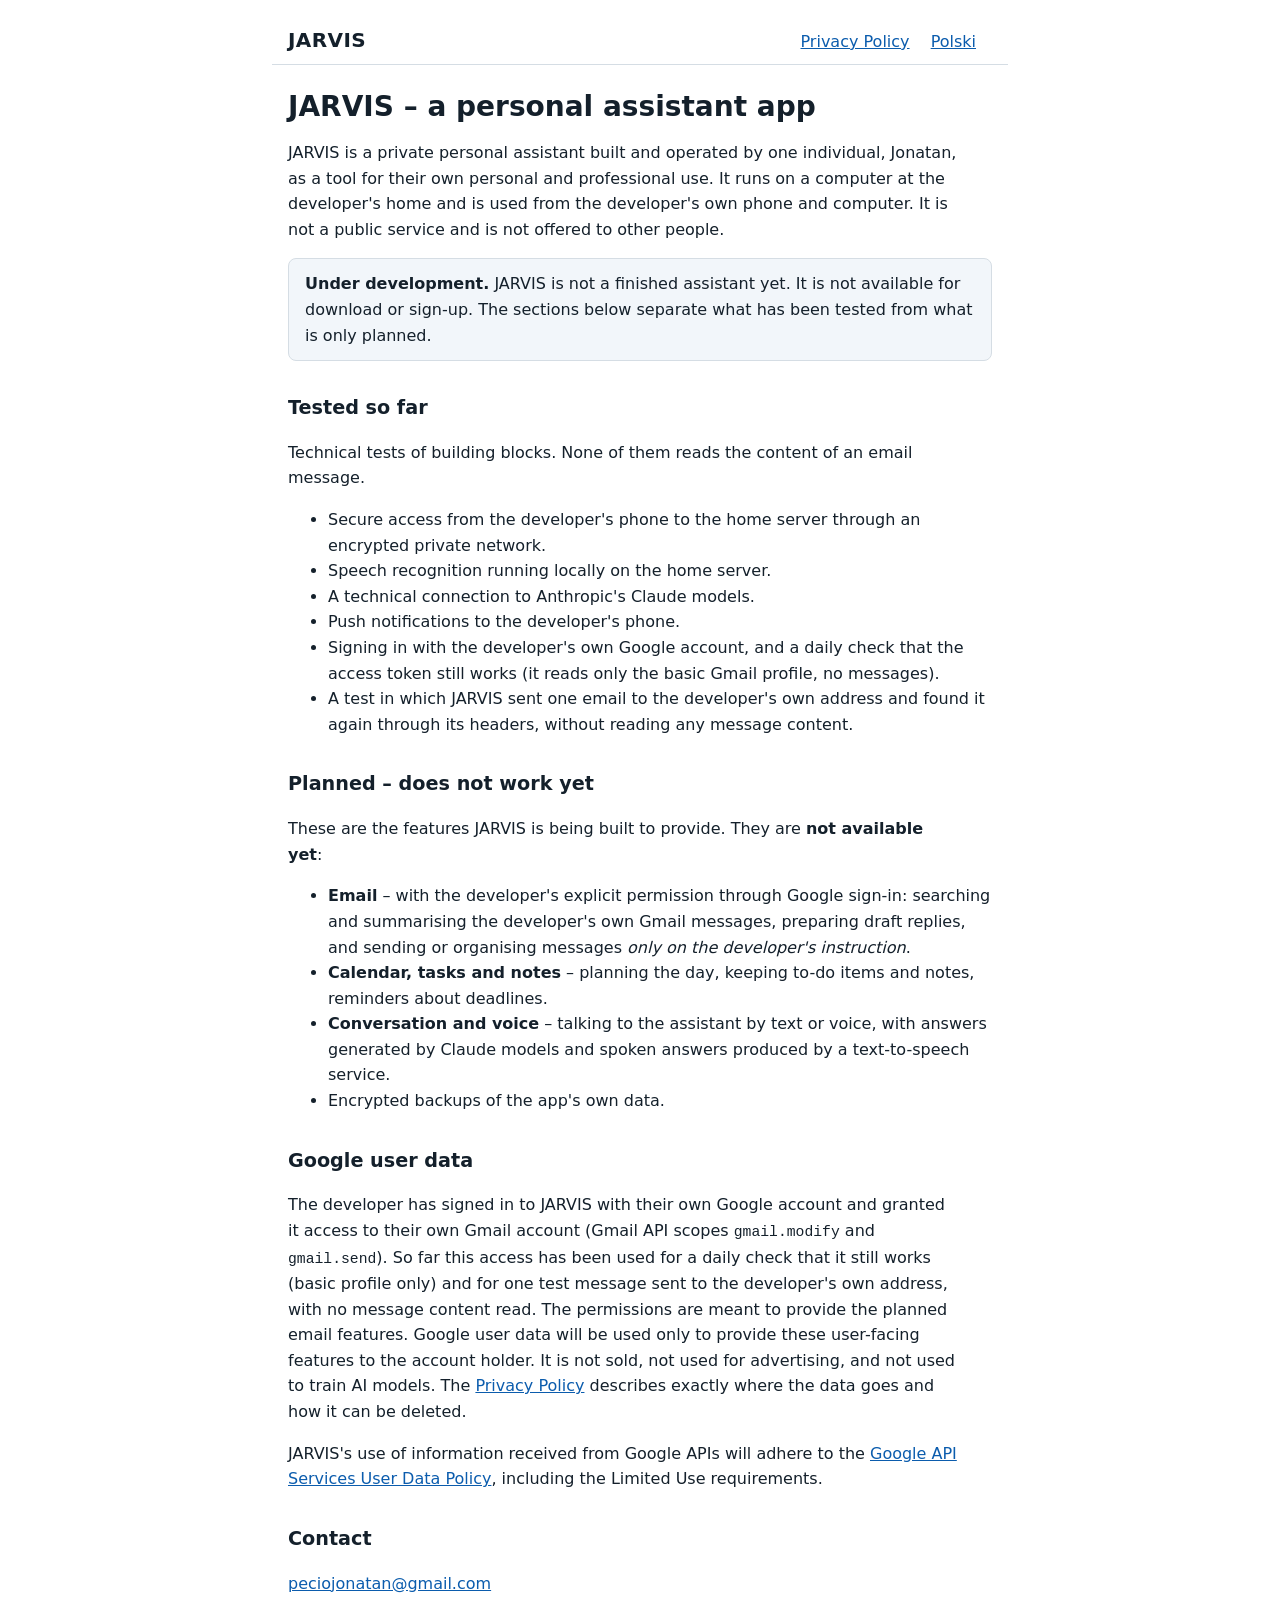
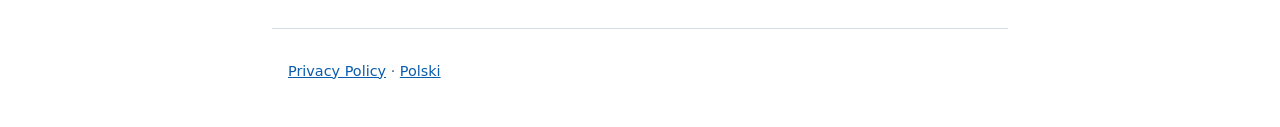
<file: index.html>
<!doctype html>
<html lang="en">
<head>
<meta charset="utf-8">
<meta name="viewport" content="width=device-width, initial-scale=1">
<title>JARVIS – a personal assistant app</title>
<meta name="description" content="JARVIS is a private, single-user personal assistant app under development, built as a tool for its developer's own personal and professional use.">
<link rel="stylesheet" href="style.css">
</head>
<body>
<header>
  <span class="brand">JARVIS</span>
  <nav><a href="privacy/">Privacy Policy</a> <a href="pl/">Polski</a></nav>
</header>
<main>
  <h1>JARVIS – a personal assistant app</h1>
  <p>JARVIS is a private personal assistant built and operated by one individual, Jonatan, as a tool for their own personal and professional use. It runs on a computer at the developer's home and is used from the developer's own phone and computer. It is not a public service and is not offered to other people.</p>
  <div class="box"><strong>Under development.</strong> JARVIS is not a finished assistant yet. It is not available for download or sign-up. The sections below separate what has been tested from what is only planned.</div>

  <h2>Tested so far</h2>
  <p>Technical tests of building blocks. None of them reads the content of an email message.</p>
  <ul>
    <li>Secure access from the developer's phone to the home server through an encrypted private network.</li>
    <li>Speech recognition running locally on the home server.</li>
    <li>A technical connection to Anthropic's Claude models.</li>
    <li>Push notifications to the developer's phone.</li>
    <li>Signing in with the developer's own Google account, and a daily check that the access token still works (it reads only the basic Gmail profile, no messages).</li>
    <li>A test in which JARVIS sent one email to the developer's own address and found it again through its headers, without reading any message content.</li>
  </ul>

  <h2>Planned – does not work yet</h2>
  <p>These are the features JARVIS is being built to provide. They are <strong>not available yet</strong>:</p>
  <ul>
    <li><strong>Email</strong> – with the developer's explicit permission through Google sign-in: searching and summarising the developer's own Gmail messages, preparing draft replies, and sending or organising messages <em>only on the developer's instruction</em>.</li>
    <li><strong>Calendar, tasks and notes</strong> – planning the day, keeping to-do items and notes, reminders about deadlines.</li>
    <li><strong>Conversation and voice</strong> – talking to the assistant by text or voice, with answers generated by Claude models and spoken answers produced by a text-to-speech service.</li>
    <li>Encrypted backups of the app's own data.</li>
  </ul>

  <h2>Google user data</h2>
  <p>The developer has signed in to JARVIS with their own Google account and granted it access to their own Gmail account (Gmail API scopes <code>gmail.modify</code> and <code>gmail.send</code>). So far this access has been used for a daily check that it still works (basic profile only) and for one test message sent to the developer's own address, with no message content read. The permissions are meant to provide the planned email features. Google user data will be used only to provide these user-facing features to the account holder. It is not sold, not used for advertising, and not used to train AI models. The <a href="privacy/">Privacy Policy</a> describes exactly where the data goes and how it can be deleted.</p>
  <p>JARVIS's use of information received from Google APIs will adhere to the <a href="https://developers.google.com/terms/api-services-user-data-policy#additional_requirements_for_specific_api_scopes">Google API Services User Data Policy</a>, including the Limited Use requirements.</p>

  <h2>Contact</h2>
  <p><a href="mailto:peciojonatan@gmail.com">peciojonatan@gmail.com</a></p>
</main>
<footer>
  <p class="muted"><a href="privacy/">Privacy Policy</a> · <a href="pl/">Polski</a></p>
</footer>
</body>
</html>
</file>
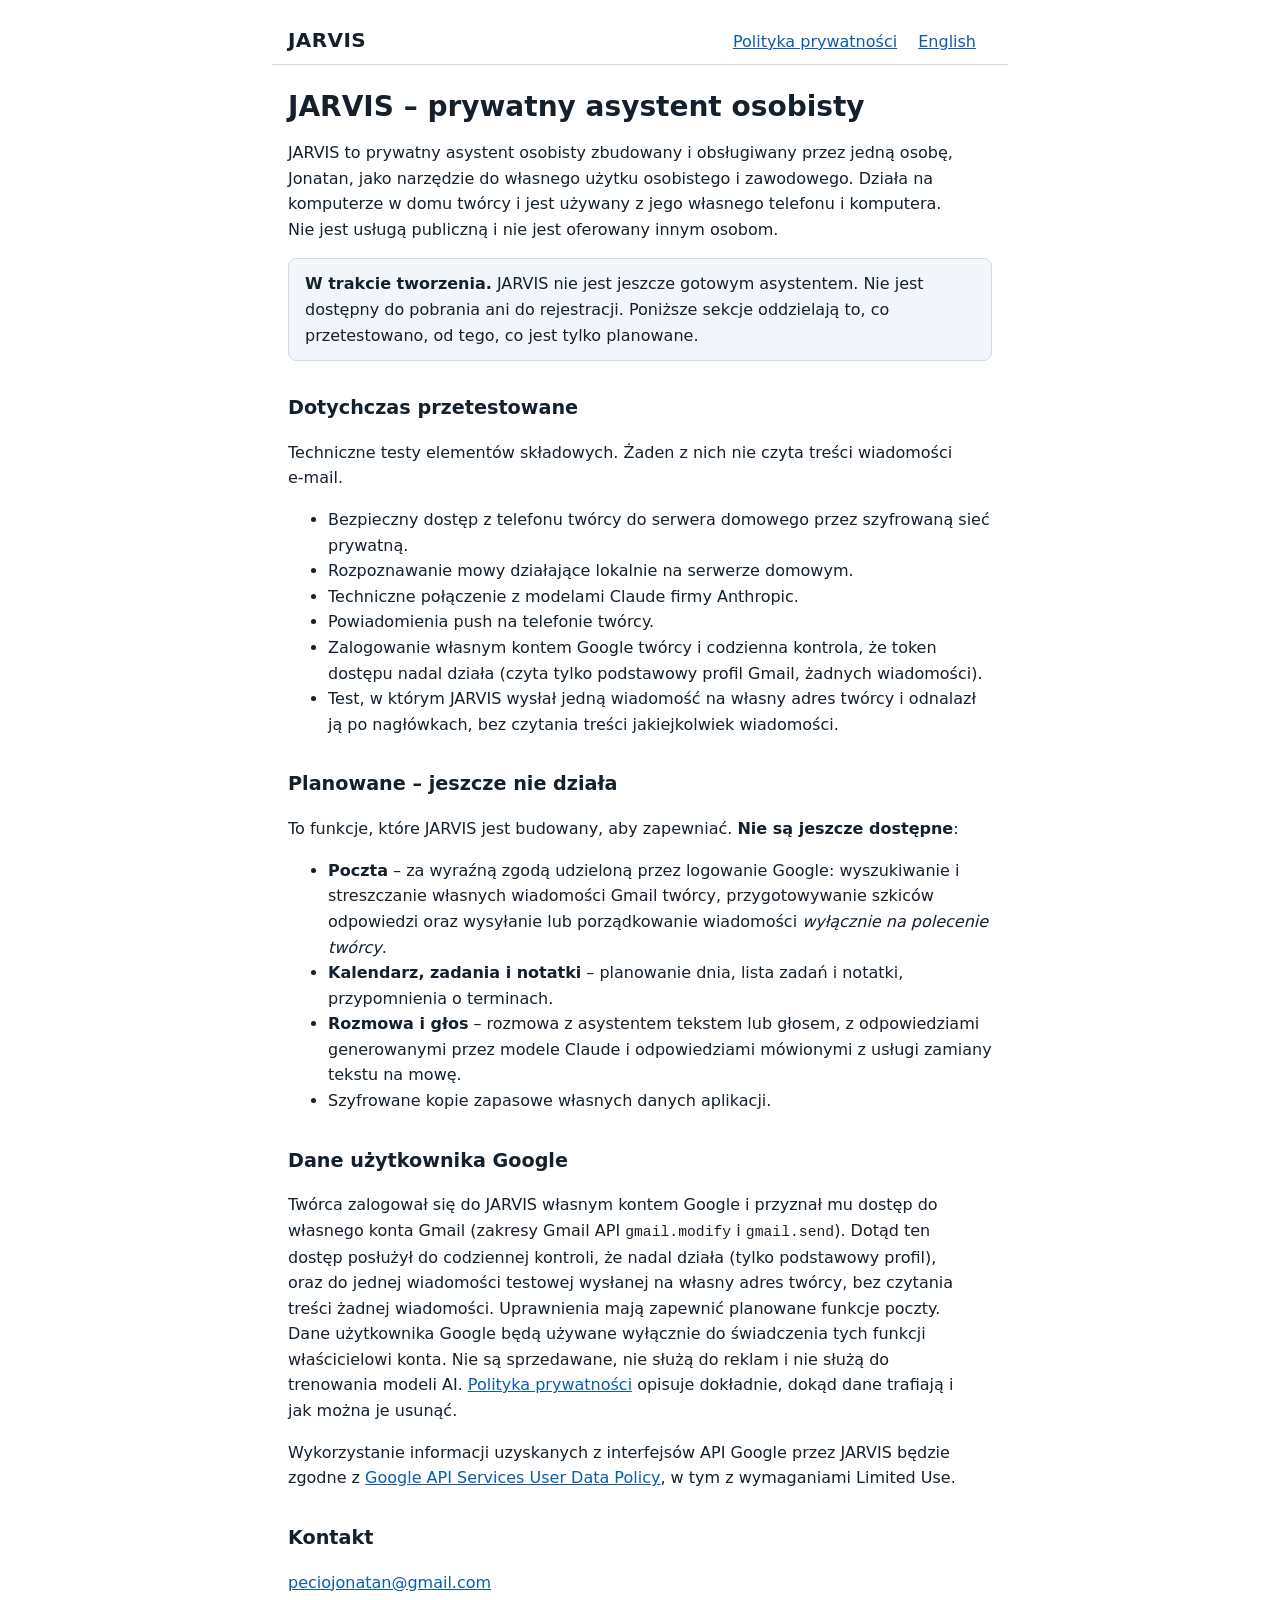
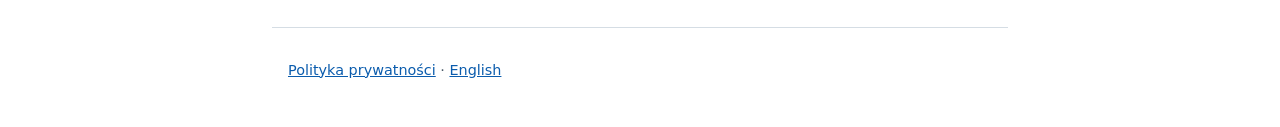
<file: pl/index.html>
<!doctype html>
<html lang="pl">
<head>
<meta charset="utf-8">
<meta name="viewport" content="width=device-width, initial-scale=1">
<title>JARVIS – prywatny asystent osobisty</title>
<meta name="description" content="JARVIS to prywatna aplikacja asystenta dla jednego użytkownika, w trakcie tworzenia, zbudowana jako narzędzie do własnego użytku osobistego i zawodowego jej twórcy.">
<link rel="stylesheet" href="../style.css">
</head>
<body>
<header>
  <a class="brand" href="./" style="text-decoration:none;color:inherit">JARVIS</a>
  <nav><a href="privacy/">Polityka prywatności</a> <a href="../">English</a></nav>
</header>
<main>
  <h1>JARVIS – prywatny asystent osobisty</h1>
  <p>JARVIS to prywatny asystent osobisty zbudowany i obsługiwany przez jedną osobę, Jonatan, jako narzędzie do własnego użytku osobistego i zawodowego. Działa na komputerze w domu twórcy i jest używany z jego własnego telefonu i komputera. Nie jest usługą publiczną i nie jest oferowany innym osobom.</p>
  <div class="box"><strong>W trakcie tworzenia.</strong> JARVIS nie jest jeszcze gotowym asystentem. Nie jest dostępny do pobrania ani do rejestracji. Poniższe sekcje oddzielają to, co przetestowano, od tego, co jest tylko planowane.</div>

  <h2>Dotychczas przetestowane</h2>
  <p>Techniczne testy elementów składowych. Żaden z nich nie czyta treści wiadomości e-mail.</p>
  <ul>
    <li>Bezpieczny dostęp z telefonu twórcy do serwera domowego przez szyfrowaną sieć prywatną.</li>
    <li>Rozpoznawanie mowy działające lokalnie na serwerze domowym.</li>
    <li>Techniczne połączenie z modelami Claude firmy Anthropic.</li>
    <li>Powiadomienia push na telefonie twórcy.</li>
    <li>Zalogowanie własnym kontem Google twórcy i codzienna kontrola, że token dostępu nadal działa (czyta tylko podstawowy profil Gmail, żadnych wiadomości).</li>
    <li>Test, w którym JARVIS wysłał jedną wiadomość na własny adres twórcy i odnalazł ją po nagłówkach, bez czytania treści jakiejkolwiek wiadomości.</li>
  </ul>

  <h2>Planowane – jeszcze nie działa</h2>
  <p>To funkcje, które JARVIS jest budowany, aby zapewniać. <strong>Nie są jeszcze dostępne</strong>:</p>
  <ul>
    <li><strong>Poczta</strong> – za wyraźną zgodą udzieloną przez logowanie Google: wyszukiwanie i streszczanie własnych wiadomości Gmail twórcy, przygotowywanie szkiców odpowiedzi oraz wysyłanie lub porządkowanie wiadomości <em>wyłącznie na polecenie twórcy</em>.</li>
    <li><strong>Kalendarz, zadania i notatki</strong> – planowanie dnia, lista zadań i notatki, przypomnienia o terminach.</li>
    <li><strong>Rozmowa i głos</strong> – rozmowa z asystentem tekstem lub głosem, z odpowiedziami generowanymi przez modele Claude i odpowiedziami mówionymi z usługi zamiany tekstu na mowę.</li>
    <li>Szyfrowane kopie zapasowe własnych danych aplikacji.</li>
  </ul>

  <h2>Dane użytkownika Google</h2>
  <p>Twórca zalogował się do JARVIS własnym kontem Google i przyznał mu dostęp do własnego konta Gmail (zakresy Gmail API <code>gmail.modify</code> i <code>gmail.send</code>). Dotąd ten dostęp posłużył do codziennej kontroli, że nadal działa (tylko podstawowy profil), oraz do jednej wiadomości testowej wysłanej na własny adres twórcy, bez czytania treści żadnej wiadomości. Uprawnienia mają zapewnić planowane funkcje poczty. Dane użytkownika Google będą używane wyłącznie do świadczenia tych funkcji właścicielowi konta. Nie są sprzedawane, nie służą do reklam i nie służą do trenowania modeli AI. <a href="privacy/">Polityka prywatności</a> opisuje dokładnie, dokąd dane trafiają i jak można je usunąć.</p>
  <p>Wykorzystanie informacji uzyskanych z interfejsów API Google przez JARVIS będzie zgodne z <a href="https://developers.google.com/terms/api-services-user-data-policy#additional_requirements_for_specific_api_scopes">Google API Services User Data Policy</a>, w tym z wymaganiami Limited Use.</p>

  <h2>Kontakt</h2>
  <p><a href="mailto:peciojonatan@gmail.com">peciojonatan@gmail.com</a></p>
</main>
<footer>
  <p class="muted"><a href="privacy/">Polityka prywatności</a> · <a href="../">English</a></p>
</footer>
</body>
</html>
</file>
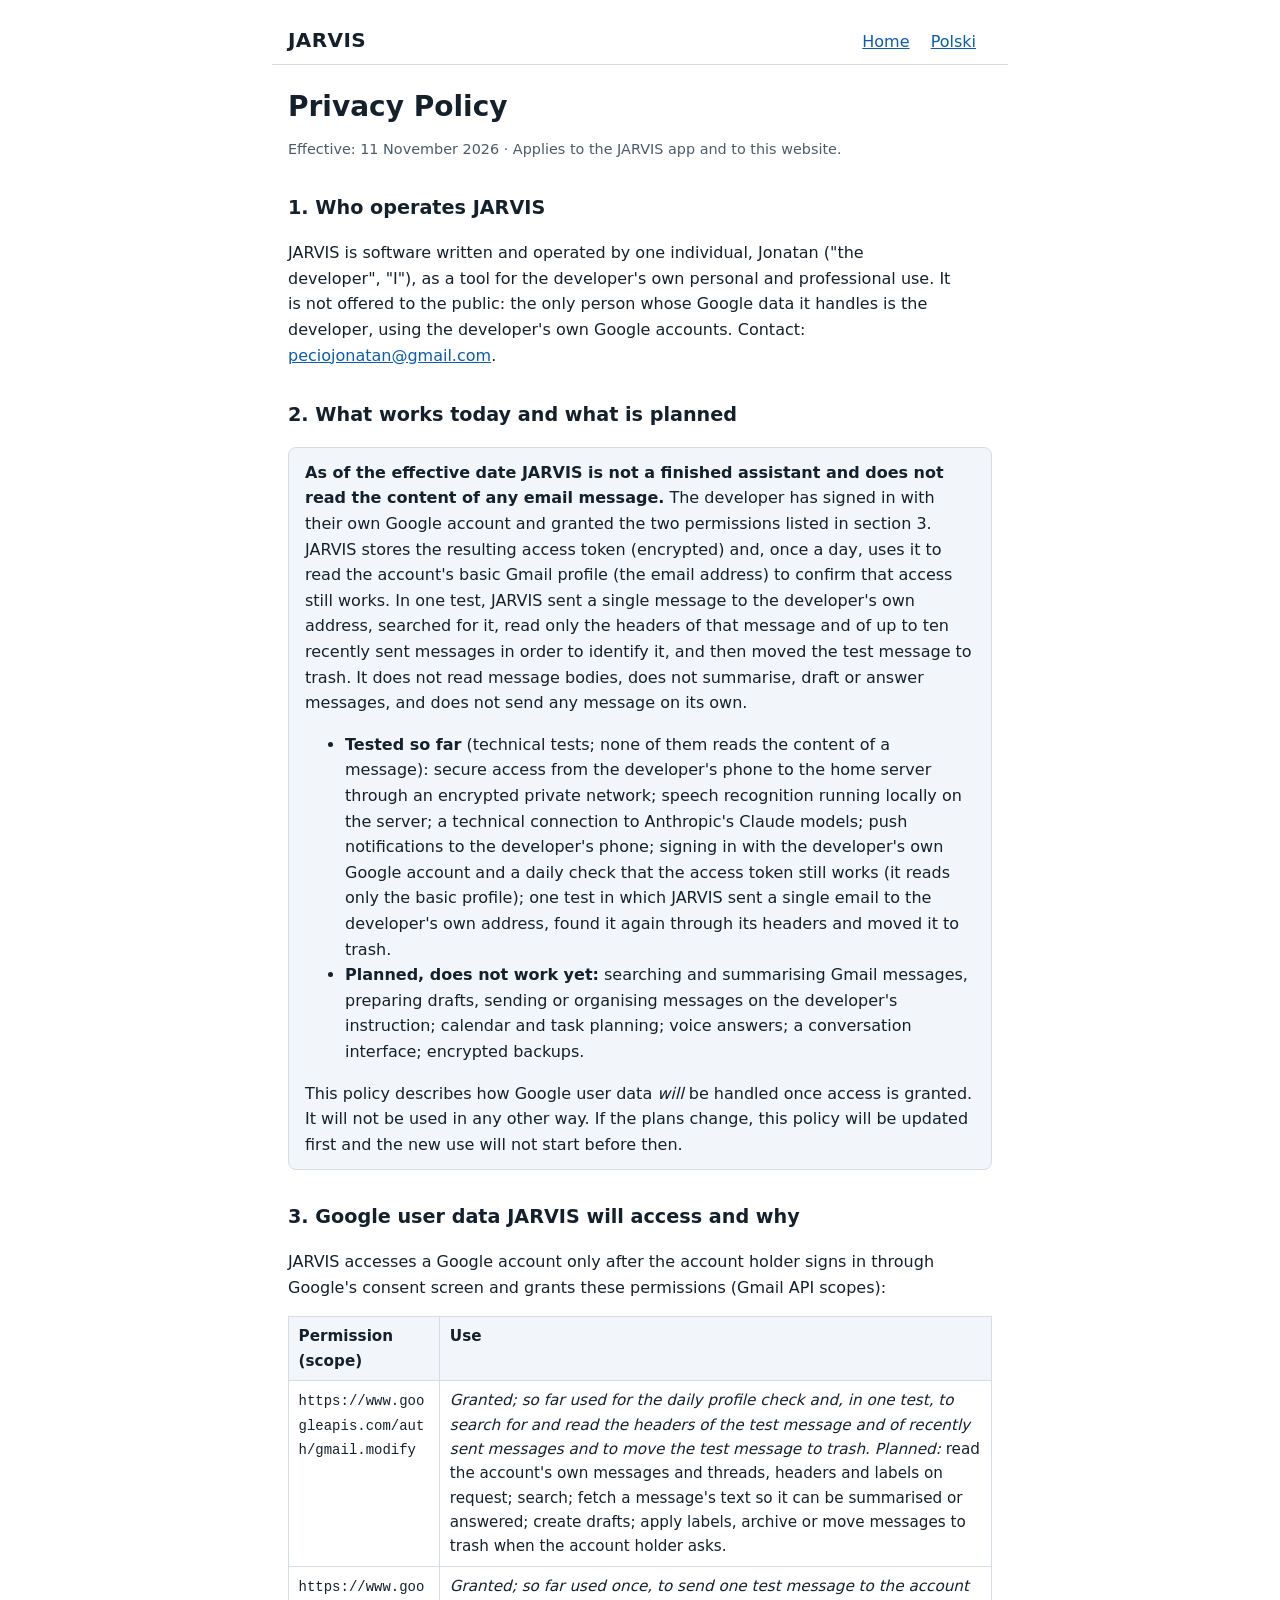
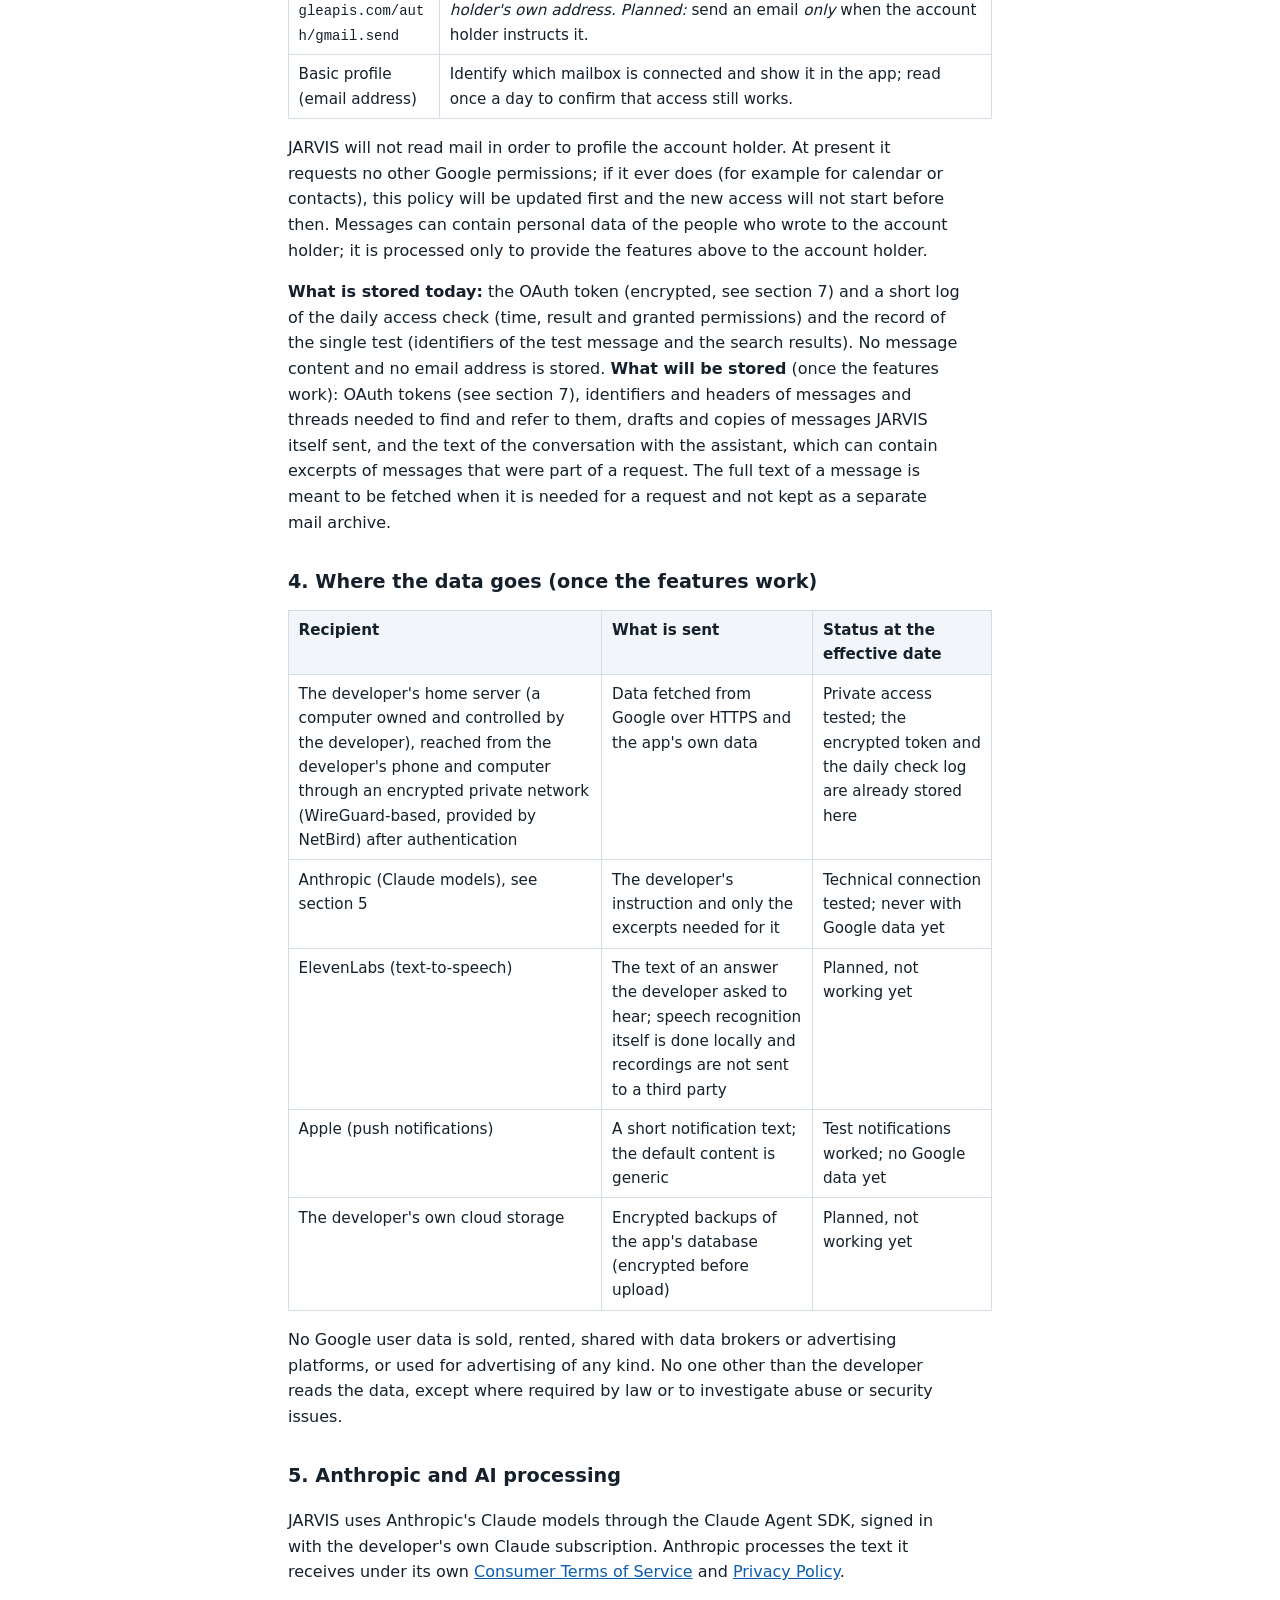
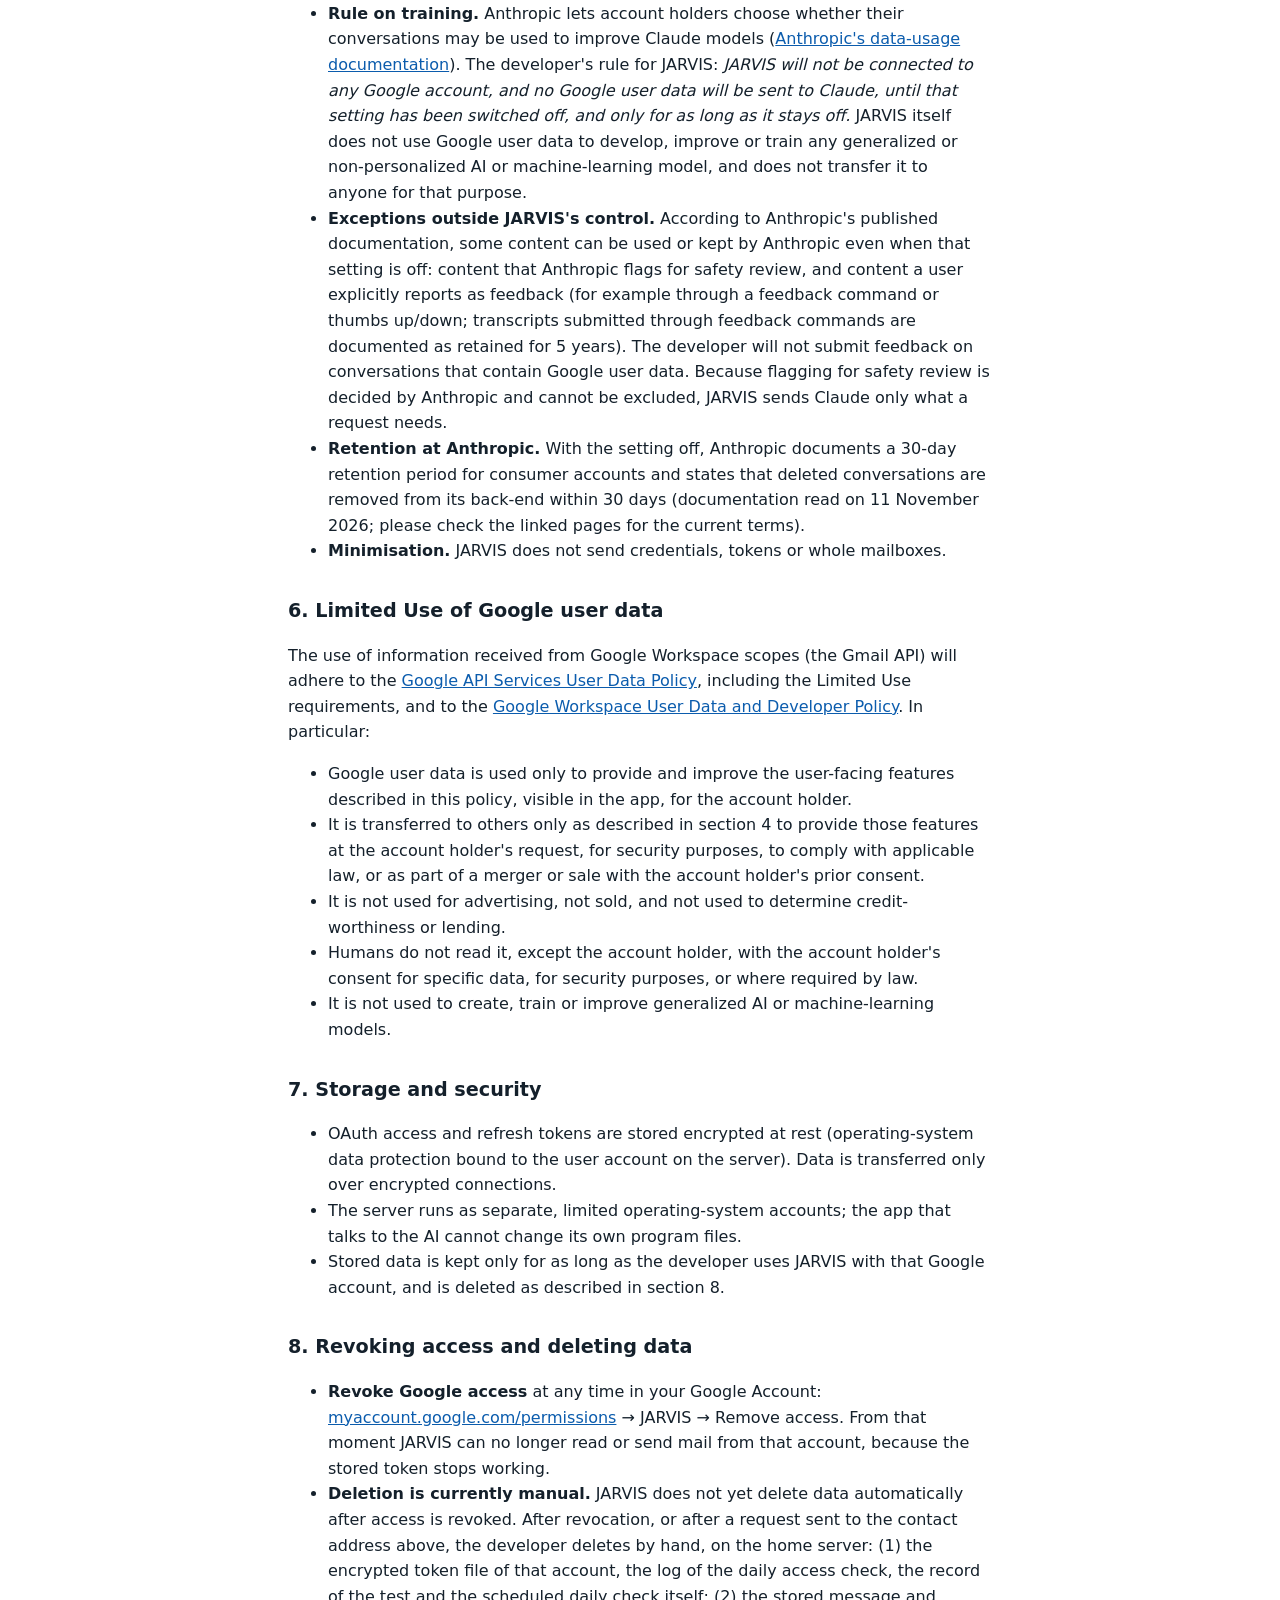
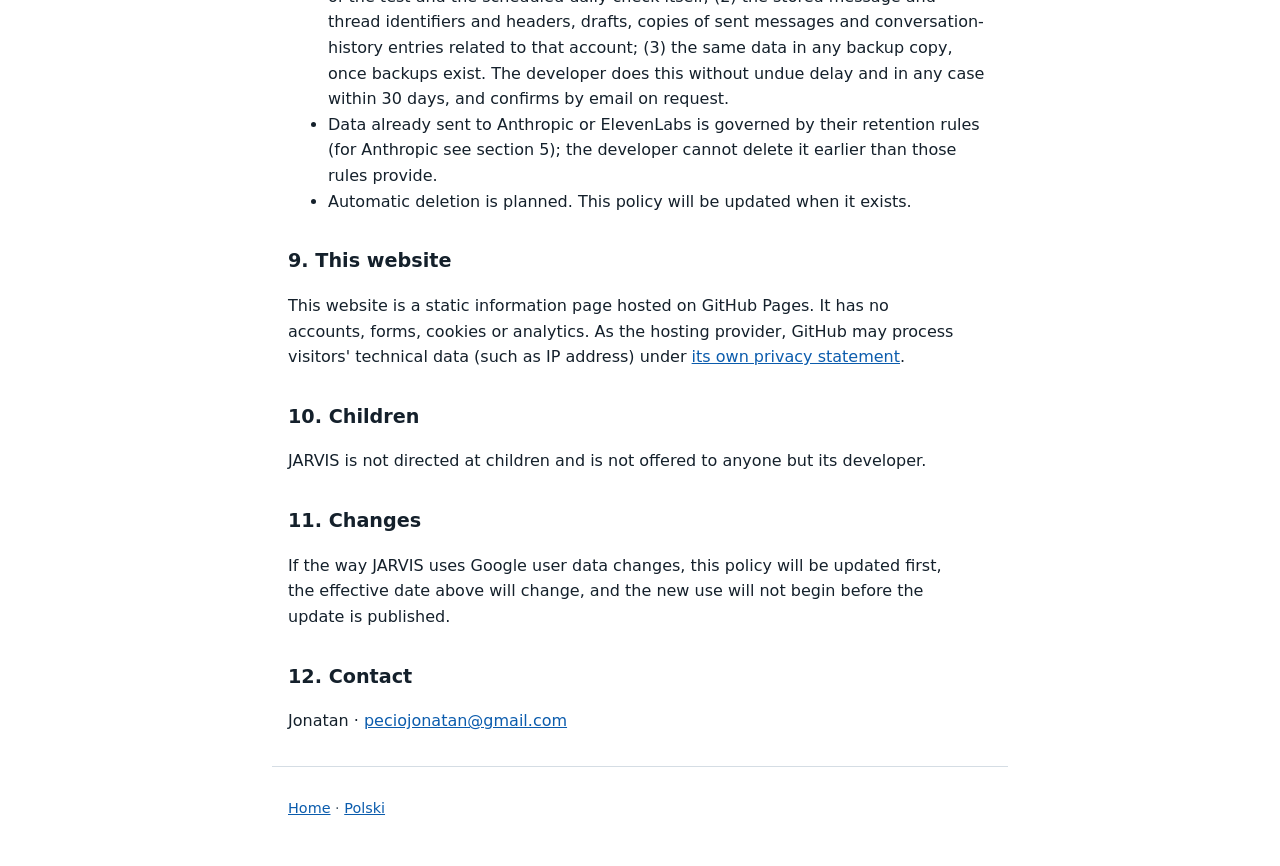
<file: privacy/index.html>
<!doctype html>
<html lang="en">
<head>
<meta charset="utf-8">
<meta name="viewport" content="width=device-width, initial-scale=1">
<title>JARVIS – Privacy Policy</title>
<meta name="description" content="Privacy Policy of JARVIS, a private single-user personal assistant app under development: what Google user data it will access, where the data goes, and how to revoke access and delete it.">
<link rel="stylesheet" href="../style.css">
</head>
<body>
<header>
  <a class="brand" href="../" style="text-decoration:none;color:inherit">JARVIS</a>
  <nav><a href="../">Home</a> <a href="../pl/privacy/">Polski</a></nav>
</header>
<main>
  <h1>Privacy Policy</h1>
  <p class="muted">Effective: 11 November 2026 · Applies to the JARVIS app and to this website.</p>

  <h2>1. Who operates JARVIS</h2>
  <p>JARVIS is software written and operated by one individual, Jonatan ("the developer", "I"), as a tool for the developer's own personal and professional use. It is not offered to the public: the only person whose Google data it handles is the developer, using the developer's own Google accounts. Contact: <a href="mailto:peciojonatan@gmail.com">peciojonatan@gmail.com</a>.</p>

  <h2>2. What works today and what is planned</h2>
  <div class="box"><strong>As of the effective date JARVIS is not a finished assistant and does not read the content of any email message.</strong> The developer has signed in with their own Google account and granted the two permissions listed in section 3. JARVIS stores the resulting access token (encrypted) and, once a day, uses it to read the account's basic Gmail profile (the email address) to confirm that access still works. In one test, JARVIS sent a single message to the developer's own address, searched for it, read only the headers of that message and of up to ten recently sent messages in order to identify it, and then moved the test message to trash. It does not read message bodies, does not summarise, draft or answer messages, and does not send any message on its own.
    <ul>
      <li><strong>Tested so far</strong> (technical tests; none of them reads the content of a message): secure access from the developer's phone to the home server through an encrypted private network; speech recognition running locally on the server; a technical connection to Anthropic's Claude models; push notifications to the developer's phone; signing in with the developer's own Google account and a daily check that the access token still works (it reads only the basic profile); one test in which JARVIS sent a single email to the developer's own address, found it again through its headers and moved it to trash.</li>
      <li><strong>Planned, does not work yet:</strong> searching and summarising Gmail messages, preparing drafts, sending or organising messages on the developer's instruction; calendar and task planning; voice answers; a conversation interface; encrypted backups.</li>
    </ul>
    This policy describes how Google user data <em>will</em> be handled once access is granted. It will not be used in any other way. If the plans change, this policy will be updated first and the new use will not start before then.
  </div>

  <h2>3. Google user data JARVIS will access and why</h2>
  <p>JARVIS accesses a Google account only after the account holder signs in through Google's consent screen and grants these permissions (Gmail API scopes):</p>
  <table>
    <tr><th>Permission (scope)</th><th>Use</th></tr>
    <tr><td><code>https://www.googleapis.com/auth/gmail.modify</code></td><td><em>Granted; so far used for the daily profile check and, in one test, to search for and read the headers of the test message and of recently sent messages and to move the test message to trash.</em> <em>Planned:</em> read the account's own messages and threads, headers and labels on request; search; fetch a message's text so it can be summarised or answered; create drafts; apply labels, archive or move messages to trash when the account holder asks.</td></tr>
    <tr><td><code>https://www.googleapis.com/auth/gmail.send</code></td><td><em>Granted; so far used once, to send one test message to the account holder's own address.</em> <em>Planned:</em> send an email <em>only</em> when the account holder instructs it.</td></tr>
    <tr><td>Basic profile (email address)</td><td>Identify which mailbox is connected and show it in the app; read once a day to confirm that access still works.</td></tr>
  </table>
  <p>JARVIS will not read mail in order to profile the account holder. At present it requests no other Google permissions; if it ever does (for example for calendar or contacts), this policy will be updated first and the new access will not start before then. Messages can contain personal data of the people who wrote to the account holder; it is processed only to provide the features above to the account holder.</p>
  <p><strong>What is stored today:</strong> the OAuth token (encrypted, see section 7) and a short log of the daily access check (time, result and granted permissions) and the record of the single test (identifiers of the test message and the search results). No message content and no email address is stored. <strong>What will be stored</strong> (once the features work): OAuth tokens (see section 7), identifiers and headers of messages and threads needed to find and refer to them, drafts and copies of messages JARVIS itself sent, and the text of the conversation with the assistant, which can contain excerpts of messages that were part of a request. The full text of a message is meant to be fetched when it is needed for a request and not kept as a separate mail archive.</p>

  <h2>4. Where the data goes (once the features work)</h2>
  <table>
    <tr><th>Recipient</th><th>What is sent</th><th>Status at the effective date</th></tr>
    <tr><td>The developer's home server (a computer owned and controlled by the developer), reached from the developer's phone and computer through an encrypted private network (WireGuard-based, provided by NetBird) after authentication</td><td>Data fetched from Google over HTTPS and the app's own data</td><td>Private access tested; the encrypted token and the daily check log are already stored here</td></tr>
    <tr><td>Anthropic (Claude models), see section 5</td><td>The developer's instruction and only the excerpts needed for it</td><td>Technical connection tested; never with Google data yet</td></tr>
    <tr><td>ElevenLabs (text-to-speech)</td><td>The text of an answer the developer asked to hear; speech recognition itself is done locally and recordings are not sent to a third party</td><td>Planned, not working yet</td></tr>
    <tr><td>Apple (push notifications)</td><td>A short notification text; the default content is generic</td><td>Test notifications worked; no Google data yet</td></tr>
    <tr><td>The developer's own cloud storage</td><td>Encrypted backups of the app's database (encrypted before upload)</td><td>Planned, not working yet</td></tr>
  </table>
  <p>No Google user data is sold, rented, shared with data brokers or advertising platforms, or used for advertising of any kind. No one other than the developer reads the data, except where required by law or to investigate abuse or security issues.</p>

  <h2>5. Anthropic and AI processing</h2>
  <p>JARVIS uses Anthropic's Claude models through the Claude Agent SDK, signed in with the developer's own Claude subscription. Anthropic processes the text it receives under its own <a href="https://www.anthropic.com/legal/consumer-terms">Consumer Terms of Service</a> and <a href="https://www.anthropic.com/legal/privacy">Privacy Policy</a>.</p>
  <ul>
    <li><strong>Rule on training.</strong> Anthropic lets account holders choose whether their conversations may be used to improve Claude models (<a href="https://code.claude.com/docs/en/data-usage">Anthropic's data-usage documentation</a>). The developer's rule for JARVIS: <em>JARVIS will not be connected to any Google account, and no Google user data will be sent to Claude, until that setting has been switched off, and only for as long as it stays off.</em> JARVIS itself does not use Google user data to develop, improve or train any generalized or non-personalized AI or machine-learning model, and does not transfer it to anyone for that purpose.</li>
    <li><strong>Exceptions outside JARVIS's control.</strong> According to Anthropic's published documentation, some content can be used or kept by Anthropic even when that setting is off: content that Anthropic flags for safety review, and content a user explicitly reports as feedback (for example through a feedback command or thumbs up/down; transcripts submitted through feedback commands are documented as retained for 5 years). The developer will not submit feedback on conversations that contain Google user data. Because flagging for safety review is decided by Anthropic and cannot be excluded, JARVIS sends Claude only what a request needs.</li>
    <li><strong>Retention at Anthropic.</strong> With the setting off, Anthropic documents a 30-day retention period for consumer accounts and states that deleted conversations are removed from its back-end within 30 days (documentation read on 11 November 2026; please check the linked pages for the current terms).</li>
    <li><strong>Minimisation.</strong> JARVIS does not send credentials, tokens or whole mailboxes.</li>
  </ul>

  <h2>6. Limited Use of Google user data</h2>
  <p>The use of information received from Google Workspace scopes (the Gmail API) will adhere to the <a href="https://developers.google.com/terms/api-services-user-data-policy#additional_requirements_for_specific_api_scopes">Google API Services User Data Policy</a>, including the Limited Use requirements, and to the <a href="https://developers.google.com/workspace/gmail/api/policy">Google Workspace User Data and Developer Policy</a>. In particular:</p>
  <ul>
    <li>Google user data is used only to provide and improve the user-facing features described in this policy, visible in the app, for the account holder.</li>
    <li>It is transferred to others only as described in section 4 to provide those features at the account holder's request, for security purposes, to comply with applicable law, or as part of a merger or sale with the account holder's prior consent.</li>
    <li>It is not used for advertising, not sold, and not used to determine credit-worthiness or lending.</li>
    <li>Humans do not read it, except the account holder, with the account holder's consent for specific data, for security purposes, or where required by law.</li>
    <li>It is not used to create, train or improve generalized AI or machine-learning models.</li>
  </ul>

  <h2>7. Storage and security</h2>
  <ul>
    <li>OAuth access and refresh tokens are stored encrypted at rest (operating-system data protection bound to the user account on the server). Data is transferred only over encrypted connections.</li>
    <li>The server runs as separate, limited operating-system accounts; the app that talks to the AI cannot change its own program files.</li>
    <li>Stored data is kept only for as long as the developer uses JARVIS with that Google account, and is deleted as described in section 8.</li>
  </ul>

  <h2>8. Revoking access and deleting data</h2>
  <ul>
    <li><strong>Revoke Google access</strong> at any time in your Google Account: <a href="https://myaccount.google.com/permissions">myaccount.google.com/permissions</a> → JARVIS → Remove access. From that moment JARVIS can no longer read or send mail from that account, because the stored token stops working.</li>
    <li><strong>Deletion is currently manual.</strong> JARVIS does not yet delete data automatically after access is revoked. After revocation, or after a request sent to the contact address above, the developer deletes by hand, on the home server: (1) the encrypted token file of that account, the log of the daily access check, the record of the test and the scheduled daily check itself; (2) the stored message and thread identifiers and headers, drafts, copies of sent messages and conversation-history entries related to that account; (3) the same data in any backup copy, once backups exist. The developer does this without undue delay and in any case within 30 days, and confirms by email on request.</li>
    <li>Data already sent to Anthropic or ElevenLabs is governed by their retention rules (for Anthropic see section 5); the developer cannot delete it earlier than those rules provide.</li>
    <li>Automatic deletion is planned. This policy will be updated when it exists.</li>
  </ul>

  <h2>9. This website</h2>
  <p>This website is a static information page hosted on GitHub Pages. It has no accounts, forms, cookies or analytics. As the hosting provider, GitHub may process visitors' technical data (such as IP address) under <a href="https://docs.github.com/en/site-policy/privacy-policies/github-general-privacy-statement">its own privacy statement</a>.</p>

  <h2>10. Children</h2>
  <p>JARVIS is not directed at children and is not offered to anyone but its developer.</p>

  <h2>11. Changes</h2>
  <p>If the way JARVIS uses Google user data changes, this policy will be updated first, the effective date above will change, and the new use will not begin before the update is published.</p>

  <h2>12. Contact</h2>
  <p>Jonatan · <a href="mailto:peciojonatan@gmail.com">peciojonatan@gmail.com</a></p>
</main>
<footer>
  <p class="muted"><a href="../">Home</a> · <a href="../pl/privacy/">Polski</a></p>
</footer>
</body>
</html>
</file>
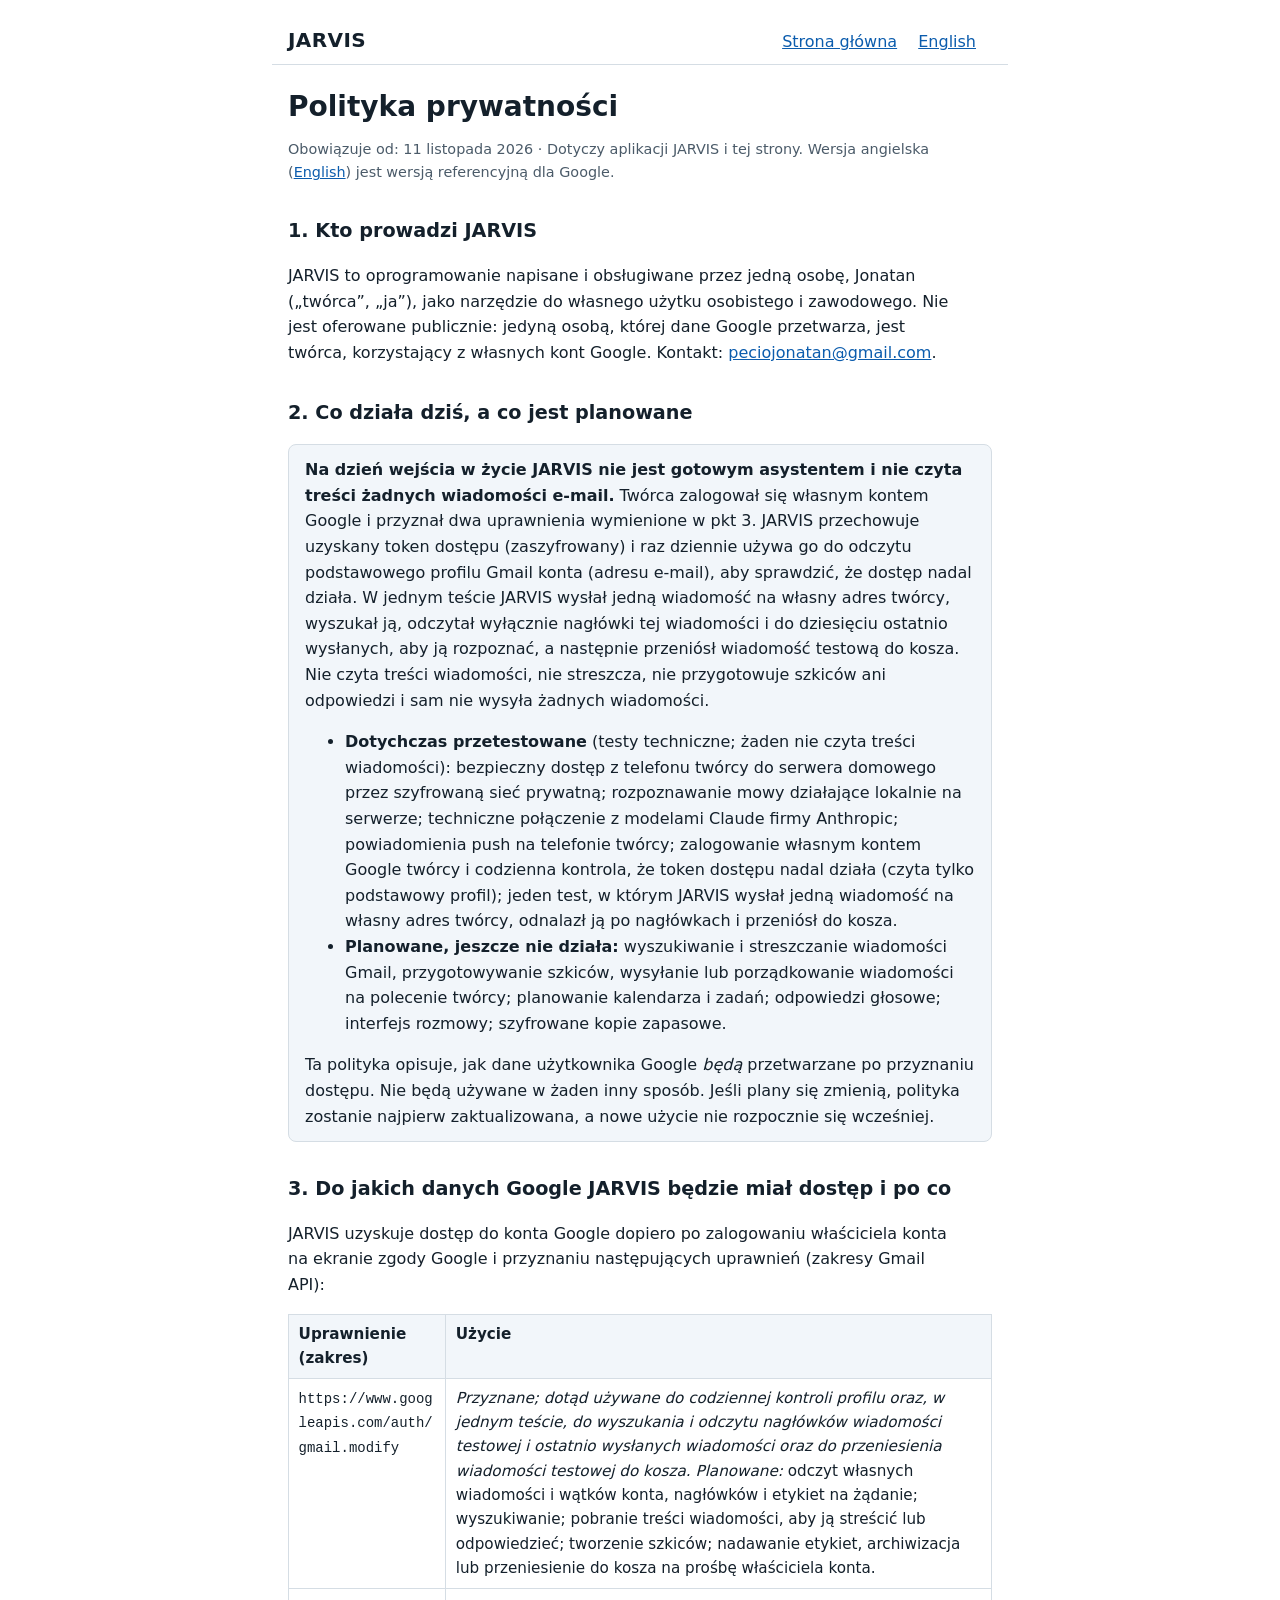
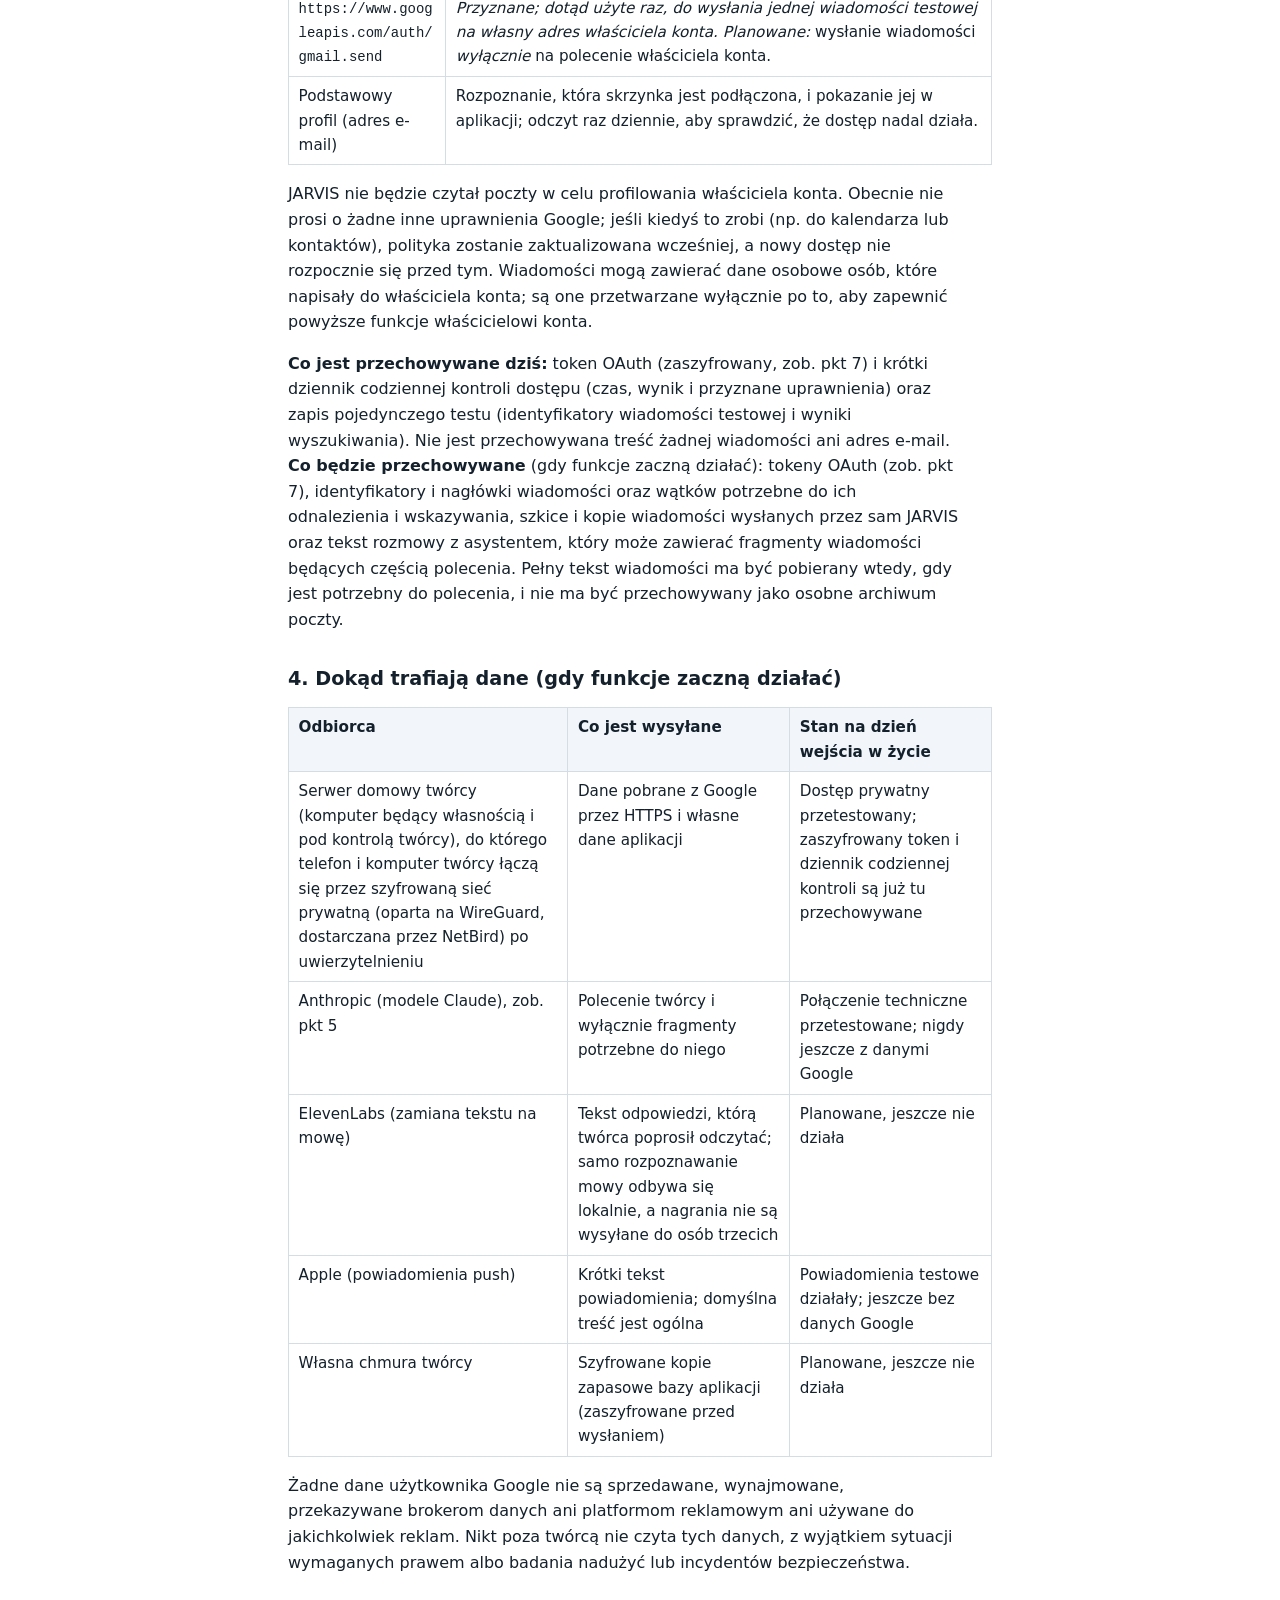
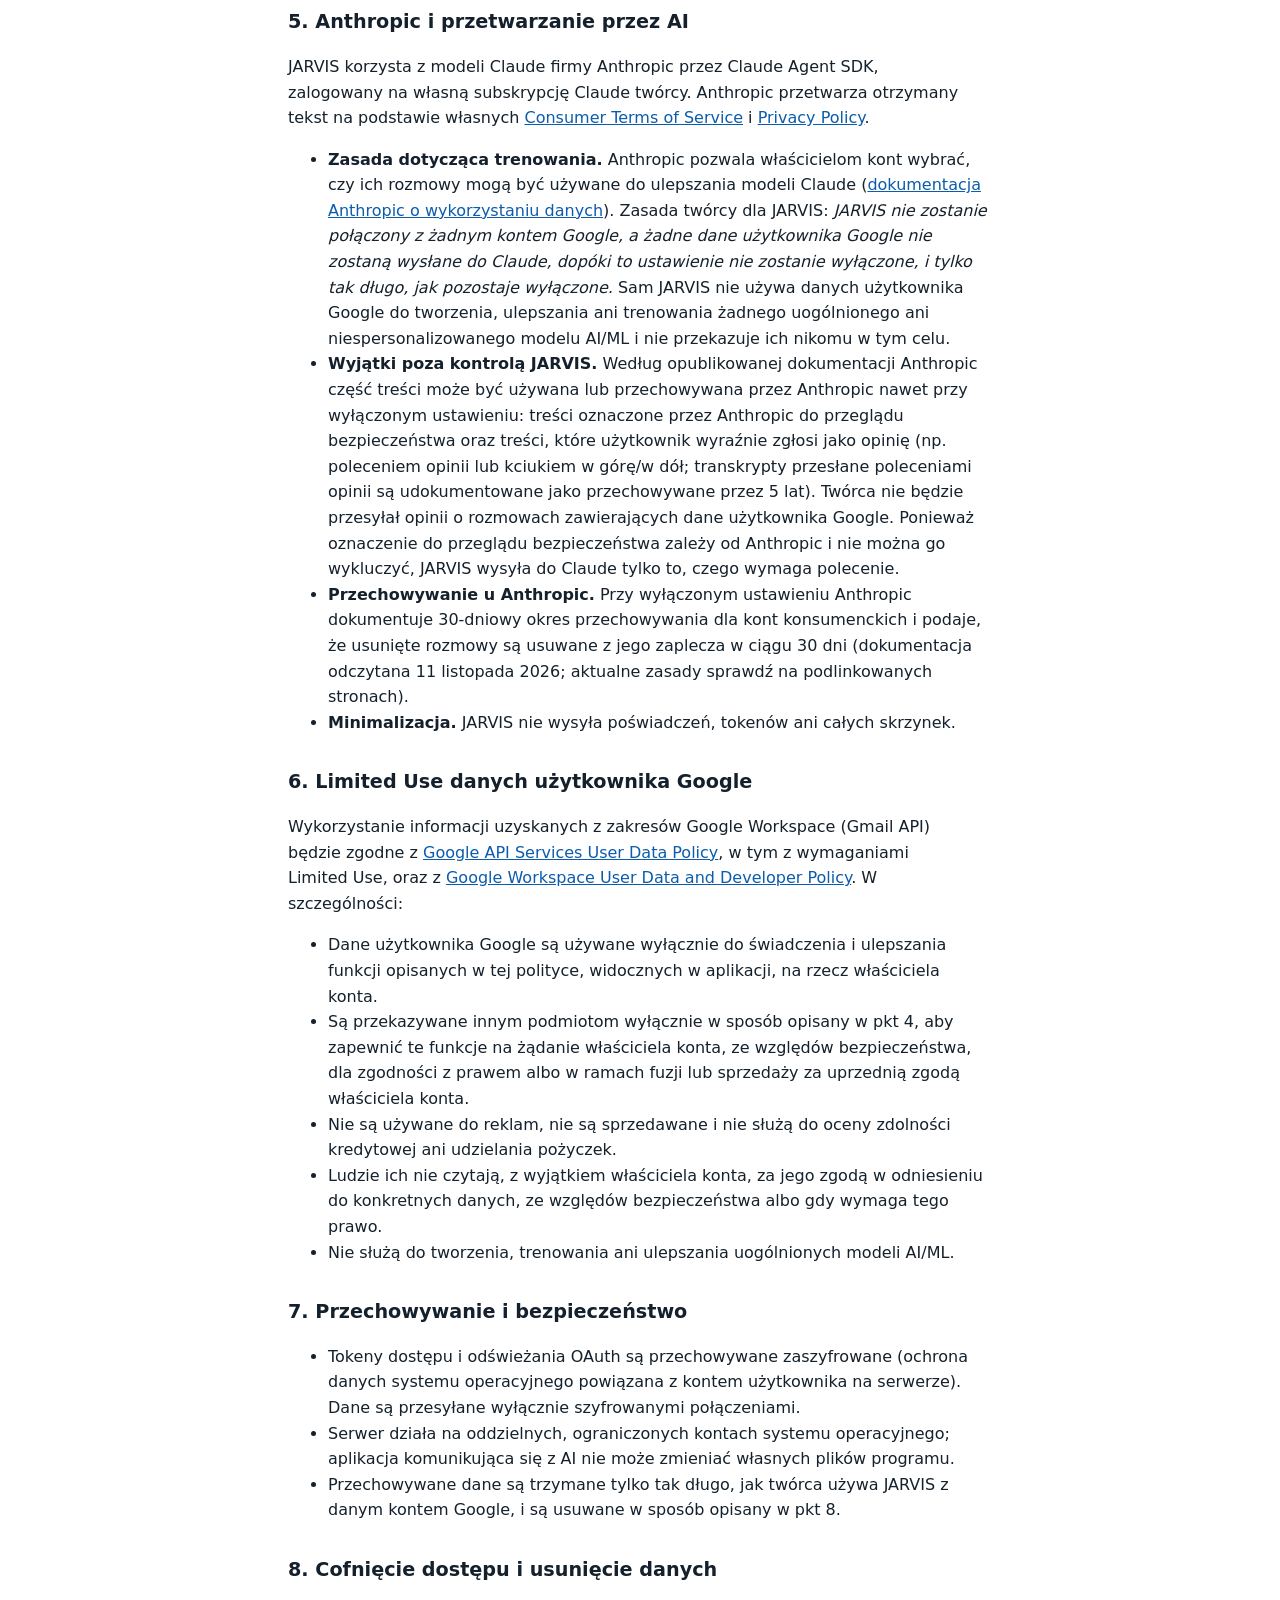
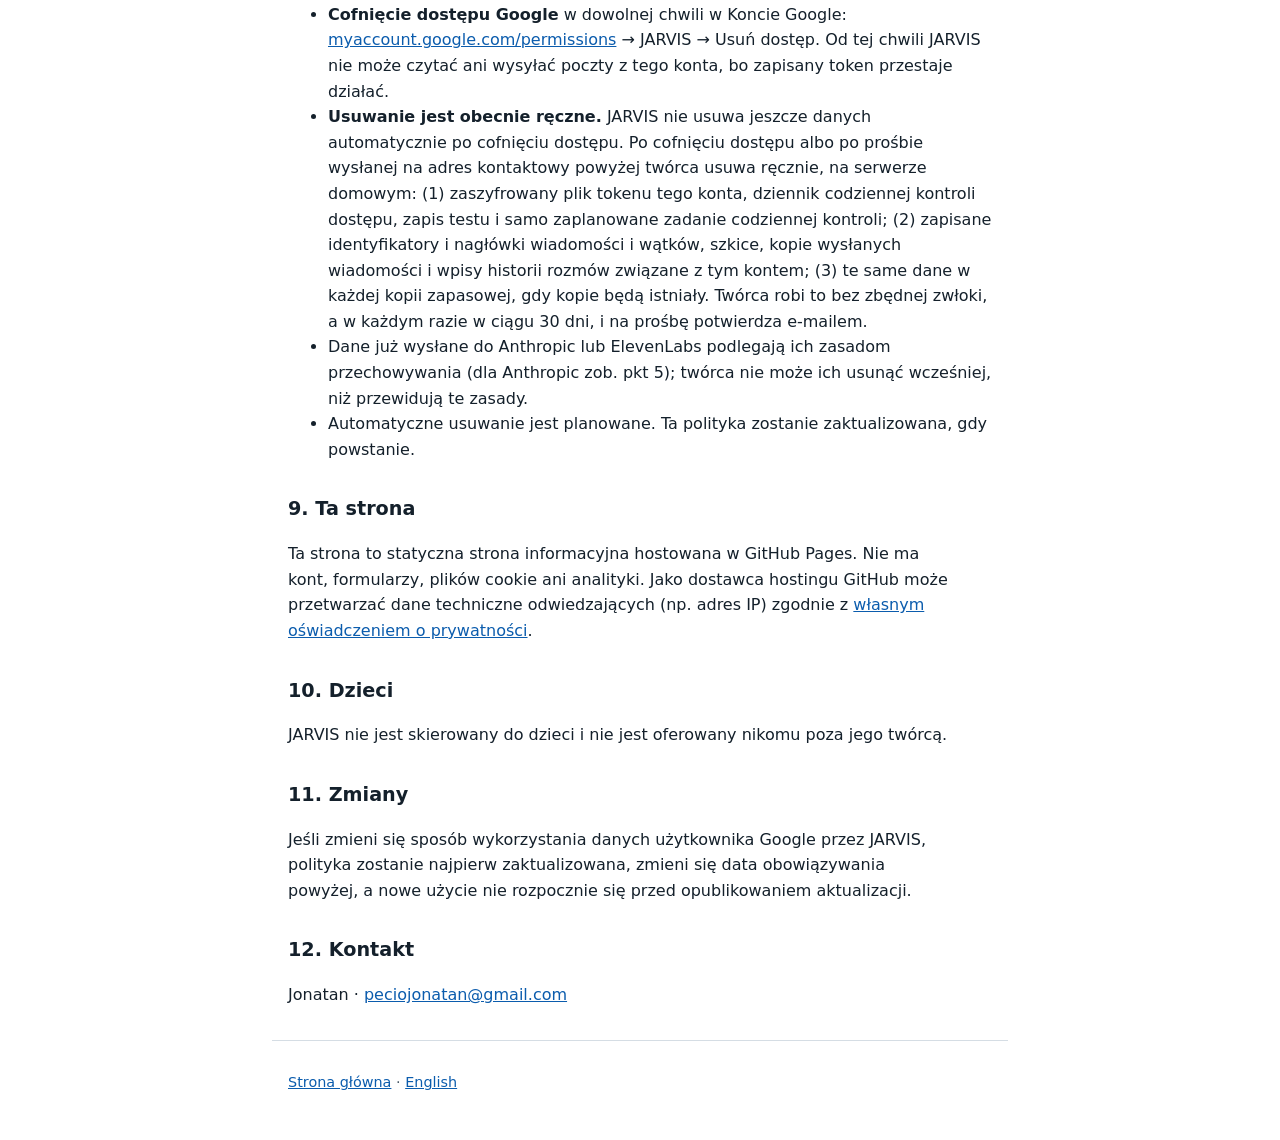
<file: pl/privacy/index.html>
<!doctype html>
<html lang="pl">
<head>
<meta charset="utf-8">
<meta name="viewport" content="width=device-width, initial-scale=1">
<title>JARVIS – Polityka prywatności</title>
<meta name="description" content="Polityka prywatności JARVIS, prywatnej aplikacji asystenta dla jednego użytkownika, w trakcie tworzenia: do jakich danych Google będzie miała dostęp, dokąd trafią dane oraz jak cofnąć dostęp i usunąć dane.">
<link rel="stylesheet" href="../../style.css">
</head>
<body>
<header>
  <a class="brand" href="../" style="text-decoration:none;color:inherit">JARVIS</a>
  <nav><a href="../">Strona główna</a> <a href="../../privacy/">English</a></nav>
</header>
<main>
  <h1>Polityka prywatności</h1>
  <p class="muted">Obowiązuje od: 11 listopada 2026 · Dotyczy aplikacji JARVIS i tej strony. Wersja angielska (<a href="../../privacy/">English</a>) jest wersją referencyjną dla Google.</p>

  <h2>1. Kto prowadzi JARVIS</h2>
  <p>JARVIS to oprogramowanie napisane i obsługiwane przez jedną osobę, Jonatan („twórca”, „ja”), jako narzędzie do własnego użytku osobistego i zawodowego. Nie jest oferowane publicznie: jedyną osobą, której dane Google przetwarza, jest twórca, korzystający z własnych kont Google. Kontakt: <a href="mailto:peciojonatan@gmail.com">peciojonatan@gmail.com</a>.</p>

  <h2>2. Co działa dziś, a co jest planowane</h2>
  <div class="box"><strong>Na dzień wejścia w życie JARVIS nie jest gotowym asystentem i nie czyta treści żadnych wiadomości e-mail.</strong> Twórca zalogował się własnym kontem Google i przyznał dwa uprawnienia wymienione w pkt 3. JARVIS przechowuje uzyskany token dostępu (zaszyfrowany) i raz dziennie używa go do odczytu podstawowego profilu Gmail konta (adresu e-mail), aby sprawdzić, że dostęp nadal działa. W jednym teście JARVIS wysłał jedną wiadomość na własny adres twórcy, wyszukał ją, odczytał wyłącznie nagłówki tej wiadomości i do dziesięciu ostatnio wysłanych, aby ją rozpoznać, a następnie przeniósł wiadomość testową do kosza. Nie czyta treści wiadomości, nie streszcza, nie przygotowuje szkiców ani odpowiedzi i sam nie wysyła żadnych wiadomości.
    <ul>
      <li><strong>Dotychczas przetestowane</strong> (testy techniczne; żaden nie czyta treści wiadomości): bezpieczny dostęp z telefonu twórcy do serwera domowego przez szyfrowaną sieć prywatną; rozpoznawanie mowy działające lokalnie na serwerze; techniczne połączenie z modelami Claude firmy Anthropic; powiadomienia push na telefonie twórcy; zalogowanie własnym kontem Google twórcy i codzienna kontrola, że token dostępu nadal działa (czyta tylko podstawowy profil); jeden test, w którym JARVIS wysłał jedną wiadomość na własny adres twórcy, odnalazł ją po nagłówkach i przeniósł do kosza.</li>
      <li><strong>Planowane, jeszcze nie działa:</strong> wyszukiwanie i streszczanie wiadomości Gmail, przygotowywanie szkiców, wysyłanie lub porządkowanie wiadomości na polecenie twórcy; planowanie kalendarza i zadań; odpowiedzi głosowe; interfejs rozmowy; szyfrowane kopie zapasowe.</li>
    </ul>
    Ta polityka opisuje, jak dane użytkownika Google <em>będą</em> przetwarzane po przyznaniu dostępu. Nie będą używane w żaden inny sposób. Jeśli plany się zmienią, polityka zostanie najpierw zaktualizowana, a nowe użycie nie rozpocznie się wcześniej.
  </div>

  <h2>3. Do jakich danych Google JARVIS będzie miał dostęp i po co</h2>
  <p>JARVIS uzyskuje dostęp do konta Google dopiero po zalogowaniu właściciela konta na ekranie zgody Google i przyznaniu następujących uprawnień (zakresy Gmail API):</p>
  <table>
    <tr><th>Uprawnienie (zakres)</th><th>Użycie</th></tr>
    <tr><td><code>https://www.googleapis.com/auth/gmail.modify</code></td><td><em>Przyznane; dotąd używane do codziennej kontroli profilu oraz, w jednym teście, do wyszukania i odczytu nagłówków wiadomości testowej i ostatnio wysłanych wiadomości oraz do przeniesienia wiadomości testowej do kosza.</em> <em>Planowane:</em> odczyt własnych wiadomości i wątków konta, nagłówków i etykiet na żądanie; wyszukiwanie; pobranie treści wiadomości, aby ją streścić lub odpowiedzieć; tworzenie szkiców; nadawanie etykiet, archiwizacja lub przeniesienie do kosza na prośbę właściciela konta.</td></tr>
    <tr><td><code>https://www.googleapis.com/auth/gmail.send</code></td><td><em>Przyznane; dotąd użyte raz, do wysłania jednej wiadomości testowej na własny adres właściciela konta.</em> <em>Planowane:</em> wysłanie wiadomości <em>wyłącznie</em> na polecenie właściciela konta.</td></tr>
    <tr><td>Podstawowy profil (adres e-mail)</td><td>Rozpoznanie, która skrzynka jest podłączona, i pokazanie jej w aplikacji; odczyt raz dziennie, aby sprawdzić, że dostęp nadal działa.</td></tr>
  </table>
  <p>JARVIS nie będzie czytał poczty w celu profilowania właściciela konta. Obecnie nie prosi o żadne inne uprawnienia Google; jeśli kiedyś to zrobi (np. do kalendarza lub kontaktów), polityka zostanie zaktualizowana wcześniej, a nowy dostęp nie rozpocznie się przed tym. Wiadomości mogą zawierać dane osobowe osób, które napisały do właściciela konta; są one przetwarzane wyłącznie po to, aby zapewnić powyższe funkcje właścicielowi konta.</p>
  <p><strong>Co jest przechowywane dziś:</strong> token OAuth (zaszyfrowany, zob. pkt 7) i krótki dziennik codziennej kontroli dostępu (czas, wynik i przyznane uprawnienia) oraz zapis pojedynczego testu (identyfikatory wiadomości testowej i wyniki wyszukiwania). Nie jest przechowywana treść żadnej wiadomości ani adres e-mail. <strong>Co będzie przechowywane</strong> (gdy funkcje zaczną działać): tokeny OAuth (zob. pkt 7), identyfikatory i nagłówki wiadomości oraz wątków potrzebne do ich odnalezienia i wskazywania, szkice i kopie wiadomości wysłanych przez sam JARVIS oraz tekst rozmowy z asystentem, który może zawierać fragmenty wiadomości będących częścią polecenia. Pełny tekst wiadomości ma być pobierany wtedy, gdy jest potrzebny do polecenia, i nie ma być przechowywany jako osobne archiwum poczty.</p>

  <h2>4. Dokąd trafiają dane (gdy funkcje zaczną działać)</h2>
  <table>
    <tr><th>Odbiorca</th><th>Co jest wysyłane</th><th>Stan na dzień wejścia w życie</th></tr>
    <tr><td>Serwer domowy twórcy (komputer będący własnością i pod kontrolą twórcy), do którego telefon i komputer twórcy łączą się przez szyfrowaną sieć prywatną (oparta na WireGuard, dostarczana przez NetBird) po uwierzytelnieniu</td><td>Dane pobrane z Google przez HTTPS i własne dane aplikacji</td><td>Dostęp prywatny przetestowany; zaszyfrowany token i dziennik codziennej kontroli są już tu przechowywane</td></tr>
    <tr><td>Anthropic (modele Claude), zob. pkt 5</td><td>Polecenie twórcy i wyłącznie fragmenty potrzebne do niego</td><td>Połączenie techniczne przetestowane; nigdy jeszcze z danymi Google</td></tr>
    <tr><td>ElevenLabs (zamiana tekstu na mowę)</td><td>Tekst odpowiedzi, którą twórca poprosił odczytać; samo rozpoznawanie mowy odbywa się lokalnie, a nagrania nie są wysyłane do osób trzecich</td><td>Planowane, jeszcze nie działa</td></tr>
    <tr><td>Apple (powiadomienia push)</td><td>Krótki tekst powiadomienia; domyślna treść jest ogólna</td><td>Powiadomienia testowe działały; jeszcze bez danych Google</td></tr>
    <tr><td>Własna chmura twórcy</td><td>Szyfrowane kopie zapasowe bazy aplikacji (zaszyfrowane przed wysłaniem)</td><td>Planowane, jeszcze nie działa</td></tr>
  </table>
  <p>Żadne dane użytkownika Google nie są sprzedawane, wynajmowane, przekazywane brokerom danych ani platformom reklamowym ani używane do jakichkolwiek reklam. Nikt poza twórcą nie czyta tych danych, z wyjątkiem sytuacji wymaganych prawem albo badania nadużyć lub incydentów bezpieczeństwa.</p>

  <h2>5. Anthropic i przetwarzanie przez AI</h2>
  <p>JARVIS korzysta z modeli Claude firmy Anthropic przez Claude Agent SDK, zalogowany na własną subskrypcję Claude twórcy. Anthropic przetwarza otrzymany tekst na podstawie własnych <a href="https://www.anthropic.com/legal/consumer-terms">Consumer Terms of Service</a> i <a href="https://www.anthropic.com/legal/privacy">Privacy Policy</a>.</p>
  <ul>
    <li><strong>Zasada dotycząca trenowania.</strong> Anthropic pozwala właścicielom kont wybrać, czy ich rozmowy mogą być używane do ulepszania modeli Claude (<a href="https://code.claude.com/docs/en/data-usage">dokumentacja Anthropic o wykorzystaniu danych</a>). Zasada twórcy dla JARVIS: <em>JARVIS nie zostanie połączony z żadnym kontem Google, a żadne dane użytkownika Google nie zostaną wysłane do Claude, dopóki to ustawienie nie zostanie wyłączone, i tylko tak długo, jak pozostaje wyłączone.</em> Sam JARVIS nie używa danych użytkownika Google do tworzenia, ulepszania ani trenowania żadnego uogólnionego ani niespersonalizowanego modelu AI/ML i nie przekazuje ich nikomu w tym celu.</li>
    <li><strong>Wyjątki poza kontrolą JARVIS.</strong> Według opublikowanej dokumentacji Anthropic część treści może być używana lub przechowywana przez Anthropic nawet przy wyłączonym ustawieniu: treści oznaczone przez Anthropic do przeglądu bezpieczeństwa oraz treści, które użytkownik wyraźnie zgłosi jako opinię (np. poleceniem opinii lub kciukiem w górę/w dół; transkrypty przesłane poleceniami opinii są udokumentowane jako przechowywane przez 5 lat). Twórca nie będzie przesyłał opinii o rozmowach zawierających dane użytkownika Google. Ponieważ oznaczenie do przeglądu bezpieczeństwa zależy od Anthropic i nie można go wykluczyć, JARVIS wysyła do Claude tylko to, czego wymaga polecenie.</li>
    <li><strong>Przechowywanie u Anthropic.</strong> Przy wyłączonym ustawieniu Anthropic dokumentuje 30-dniowy okres przechowywania dla kont konsumenckich i podaje, że usunięte rozmowy są usuwane z jego zaplecza w ciągu 30 dni (dokumentacja odczytana 11 listopada 2026; aktualne zasady sprawdź na podlinkowanych stronach).</li>
    <li><strong>Minimalizacja.</strong> JARVIS nie wysyła poświadczeń, tokenów ani całych skrzynek.</li>
  </ul>

  <h2>6. Limited Use danych użytkownika Google</h2>
  <p>Wykorzystanie informacji uzyskanych z zakresów Google Workspace (Gmail API) będzie zgodne z <a href="https://developers.google.com/terms/api-services-user-data-policy#additional_requirements_for_specific_api_scopes">Google API Services User Data Policy</a>, w tym z wymaganiami Limited Use, oraz z <a href="https://developers.google.com/workspace/gmail/api/policy">Google Workspace User Data and Developer Policy</a>. W szczególności:</p>
  <ul>
    <li>Dane użytkownika Google są używane wyłącznie do świadczenia i ulepszania funkcji opisanych w tej polityce, widocznych w aplikacji, na rzecz właściciela konta.</li>
    <li>Są przekazywane innym podmiotom wyłącznie w sposób opisany w pkt 4, aby zapewnić te funkcje na żądanie właściciela konta, ze względów bezpieczeństwa, dla zgodności z prawem albo w ramach fuzji lub sprzedaży za uprzednią zgodą właściciela konta.</li>
    <li>Nie są używane do reklam, nie są sprzedawane i nie służą do oceny zdolności kredytowej ani udzielania pożyczek.</li>
    <li>Ludzie ich nie czytają, z wyjątkiem właściciela konta, za jego zgodą w odniesieniu do konkretnych danych, ze względów bezpieczeństwa albo gdy wymaga tego prawo.</li>
    <li>Nie służą do tworzenia, trenowania ani ulepszania uogólnionych modeli AI/ML.</li>
  </ul>

  <h2>7. Przechowywanie i bezpieczeństwo</h2>
  <ul>
    <li>Tokeny dostępu i odświeżania OAuth są przechowywane zaszyfrowane (ochrona danych systemu operacyjnego powiązana z kontem użytkownika na serwerze). Dane są przesyłane wyłącznie szyfrowanymi połączeniami.</li>
    <li>Serwer działa na oddzielnych, ograniczonych kontach systemu operacyjnego; aplikacja komunikująca się z AI nie może zmieniać własnych plików programu.</li>
    <li>Przechowywane dane są trzymane tylko tak długo, jak twórca używa JARVIS z danym kontem Google, i są usuwane w sposób opisany w pkt 8.</li>
  </ul>

  <h2>8. Cofnięcie dostępu i usunięcie danych</h2>
  <ul>
    <li><strong>Cofnięcie dostępu Google</strong> w dowolnej chwili w Koncie Google: <a href="https://myaccount.google.com/permissions">myaccount.google.com/permissions</a> → JARVIS → Usuń dostęp. Od tej chwili JARVIS nie może czytać ani wysyłać poczty z tego konta, bo zapisany token przestaje działać.</li>
    <li><strong>Usuwanie jest obecnie ręczne.</strong> JARVIS nie usuwa jeszcze danych automatycznie po cofnięciu dostępu. Po cofnięciu dostępu albo po prośbie wysłanej na adres kontaktowy powyżej twórca usuwa ręcznie, na serwerze domowym: (1) zaszyfrowany plik tokenu tego konta, dziennik codziennej kontroli dostępu, zapis testu i samo zaplanowane zadanie codziennej kontroli; (2) zapisane identyfikatory i nagłówki wiadomości i wątków, szkice, kopie wysłanych wiadomości i wpisy historii rozmów związane z tym kontem; (3) te same dane w każdej kopii zapasowej, gdy kopie będą istniały. Twórca robi to bez zbędnej zwłoki, a w każdym razie w ciągu 30 dni, i na prośbę potwierdza e-mailem.</li>
    <li>Dane już wysłane do Anthropic lub ElevenLabs podlegają ich zasadom przechowywania (dla Anthropic zob. pkt 5); twórca nie może ich usunąć wcześniej, niż przewidują te zasady.</li>
    <li>Automatyczne usuwanie jest planowane. Ta polityka zostanie zaktualizowana, gdy powstanie.</li>
  </ul>

  <h2>9. Ta strona</h2>
  <p>Ta strona to statyczna strona informacyjna hostowana w GitHub Pages. Nie ma kont, formularzy, plików cookie ani analityki. Jako dostawca hostingu GitHub może przetwarzać dane techniczne odwiedzających (np. adres IP) zgodnie z <a href="https://docs.github.com/en/site-policy/privacy-policies/github-general-privacy-statement">własnym oświadczeniem o prywatności</a>.</p>

  <h2>10. Dzieci</h2>
  <p>JARVIS nie jest skierowany do dzieci i nie jest oferowany nikomu poza jego twórcą.</p>

  <h2>11. Zmiany</h2>
  <p>Jeśli zmieni się sposób wykorzystania danych użytkownika Google przez JARVIS, polityka zostanie najpierw zaktualizowana, zmieni się data obowiązywania powyżej, a nowe użycie nie rozpocznie się przed opublikowaniem aktualizacji.</p>

  <h2>12. Kontakt</h2>
  <p>Jonatan · <a href="mailto:peciojonatan@gmail.com">peciojonatan@gmail.com</a></p>
</main>
<footer>
  <p class="muted"><a href="../">Strona główna</a> · <a href="../../privacy/">English</a></p>
</footer>
</body>
</html>
</file>
<file: style.css>
:root { color-scheme: light dark; --bg: #ffffff; --fg: #14202b; --muted: #4b5b69; --line: #d5dde4; --accent: #0b5cad; --box: #f2f6fa; }
@media (prefers-color-scheme: dark) { :root { --bg: #0b141c; --fg: #e3edf5; --muted: #9db0c0; --line: #25374a; --accent: #7cc4ff; --box: #112231; } }
* { box-sizing: border-box; }
html { -webkit-text-size-adjust: 100%; }
body { margin: 0; background: var(--bg); color: var(--fg); font: 16px/1.6 system-ui, -apple-system, "Segoe UI", Roboto, sans-serif; }
main, header, footer { max-width: 46rem; margin: 0 auto; padding: 0 1rem; }
header { padding-top: 1.5rem; padding-bottom: .5rem; border-bottom: 1px solid var(--line); display: flex; flex-wrap: wrap; gap: .5rem 1.25rem; align-items: baseline; }
header .brand { font-weight: 700; font-size: 1.25rem; letter-spacing: .02em; margin-right: auto; }
nav a { margin-right: 1rem; }
a { color: var(--accent); }
h1 { font-size: 1.75rem; line-height: 1.25; margin: 1.5rem 0 .5rem; }
h2 { font-size: 1.2rem; margin: 2rem 0 .5rem; }
p, li { max-width: 42rem; }
.box { background: var(--box); border: 1px solid var(--line); border-radius: .5rem; padding: .75rem 1rem; margin: 1rem 0; }
table { border-collapse: collapse; width: 100%; margin: .75rem 0; font-size: .95rem; }
th, td { border: 1px solid var(--line); padding: .45rem .6rem; text-align: left; vertical-align: top; }
th { background: var(--box); }
.muted { color: var(--muted); font-size: .9rem; }
footer { padding-top: 1rem; padding-bottom: 2rem; margin-top: 2rem; border-top: 1px solid var(--line); }
code { font-size: .92em; }
td code, th code { overflow-wrap: anywhere; word-break: break-word; }
table { table-layout: auto; }
main { overflow-wrap: break-word; }
</file>
